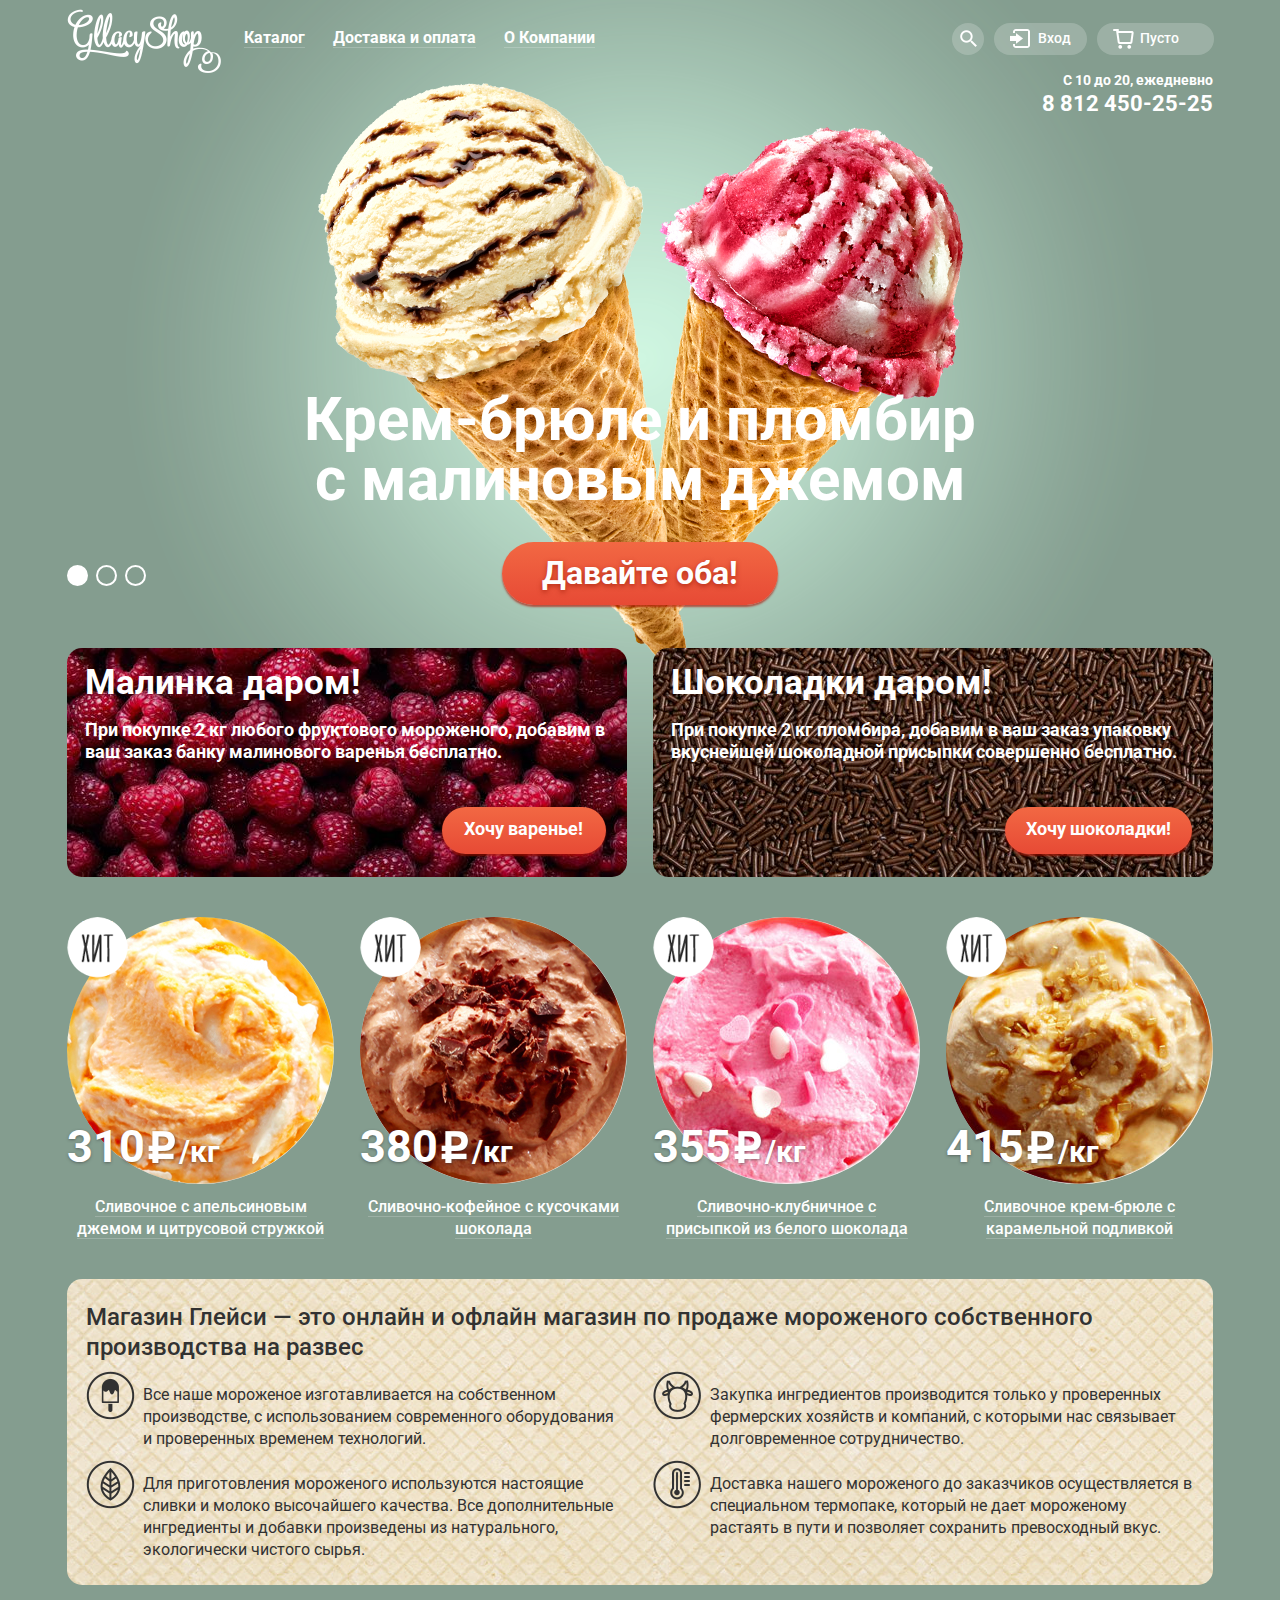
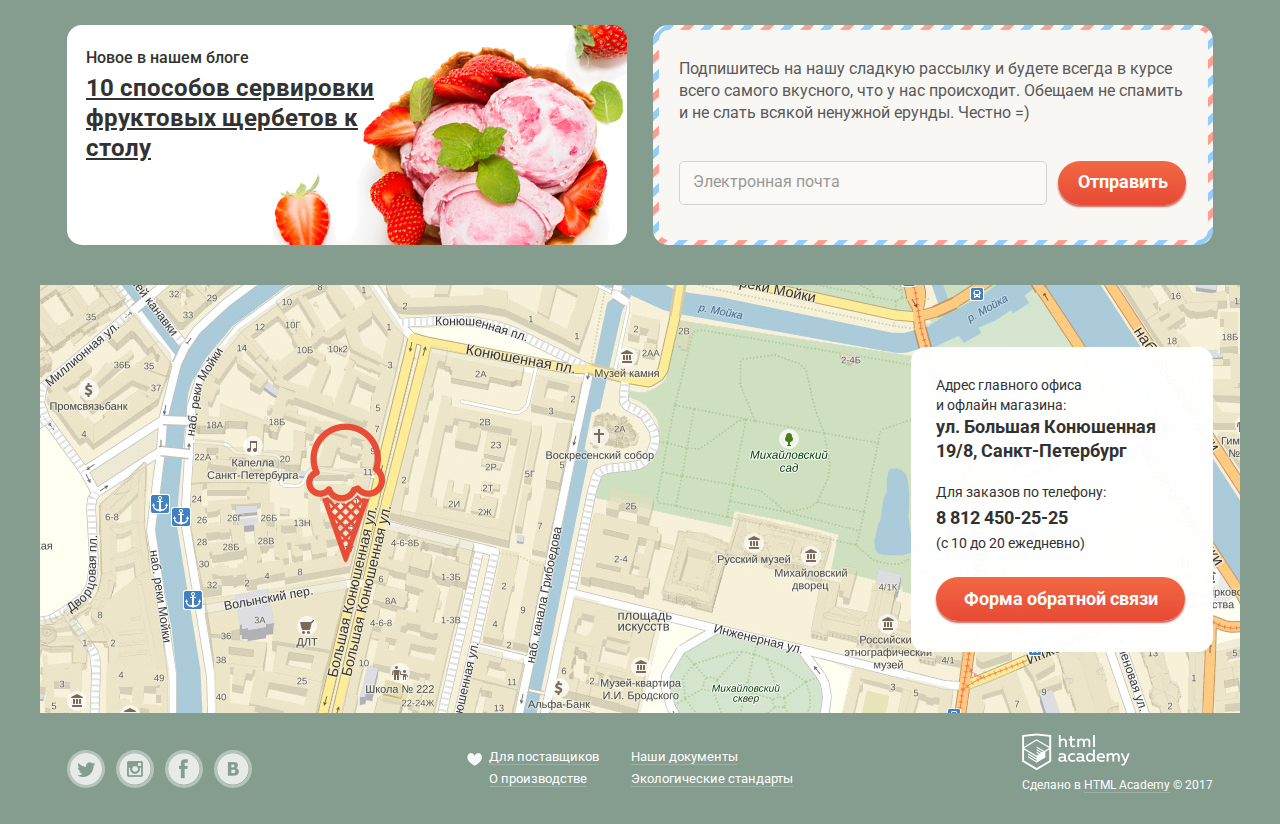
<file: index.html>
<!DOCTYPE html>
<html lang="ru">
	<head>
		<meta charset="utf-8">
		<title>Gllacy Shop</title>
		<link rel="stylesheet" href="https://necolas.github.io/normalize.css/6.0.0/normalize.css">
		<link rel="stylesheet" type="text/css" href="https://fonts.googleapis.com/css?family=Roboto:400,500,700&amp;subset=cyrillic">
		<link rel="stylesheet" type="text/css" href="css/style.min.css">
	</head>
	<body>
		<input checked type="radio" name="controls" value="pin-1" id="slide-1">
		<input type="radio" name="controls" value="pin-2" id="slide-2">
		<input  type="radio" name="controls" value="pin-3" id="slide-3">
		<div class="site-wrapper">
			<div class="container">
				<header class="main-header clearfix">
					<div class="index-logo">
						<img src="img/logo_gllacy.png" width="154" height="64" alt="Gllacy Shop">
					</div>
					<nav class="main-navigation">
						<ul class="menu-header">
							<li class="menu-element menu-header-item">
								<a class="menu-header-link" href="#">Каталог</a>
								<ul class="menu-catalog">
									<li class="menu-catalog-item menu-catalog-title">
										<a class="menu-catalog-link" href="#">Новинки</a>
									</li>
									<li class="menu-catalog-item">
										<a class="menu-catalog-link" href="catalog.html">Сливочное</a>
									</li>
									<li class="menu-catalog-item">
										<a class="menu-catalog-link" href="#">Щербеты</a>
									</li>
									<li class="menu-catalog-item">
										<a class="menu-catalog-link" href="#">Фруктовый лед</a>
									</li>
									<li class="menu-catalog-item">
										<a class="menu-catalog-link" href="#">Мелорин</a>
									</li>
								</ul>
							</li>
							<li class="menu-element">
								<a class="menu-header-link" href="#">Доставка и оплата</a>
							</li>
							<li class="menu-element">
								<a class="menu-header-link" href="#">О Компании</a>
							</li>
						</ul>
					</nav>
					<div class="user-block">
						<div class="actions">
							<div class="action-search">
								<a class="user-block-btn action-search-btn" href="#">Поиск</a>
								<div class="search-hide">
									<div class="search">
										<form class="search-form" action="#" method="post">
											<div class="search-field">
												<input type="search" name="search" id="search" required>
												<label class="search-placeholder" for="search">Что ищем?</label>
											</div>
										</form>
									</div>
								</div>
							</div>
							<div class="action-enter">
								<a class="user-block-btn action-enter-btn" href="#">Вход</a>
								<div class="enter-hide">
									<div class="enter">
										<form class="enter-form" action="#" method="post">
											<div class="login-field">
												<input type="email" name="login" id="login" required>
												<label class="login-placeholder" for="login">Электронная почта</label>
											</div>
											<div class="password-field">
												<input type="password" name="password" id="password" required>
												<label class="password-placeholder" for="password">Пароль</label>
											</div>
											<div class="enter-help">
												<input class="btn enter-form-btn" type="submit" value="Войти">
												<div class="help">
													<a class="new-password" href="#">Забыли пароль?</a>
													<a class="new-user" href="#">Новая регистрация</a>
												</div>
											</div>
										</form>
									</div>
								</div>
							</div>
							<div class="action-basket">
								<a class="user-block-btn action-basket-btn" href="#">Пусто</a>
							</div>
						</div>
						<div class="connect">
							<p class="time">C 10 до 20, ежедневно</p>
							<p class="phone">8 812 450-25-25</p>
						</div>
					</div>
				</header>
				<main>
					<section class="carousel">
						<div class="carousel-sliders">
							<div class="slide" id="carousel-slide-1">
								<div class="slide-title">Крем-брюле и пломбир с малиновым джемом</div>
								<a class="btn slide-btn" href="#">Давайте оба!</a>
							</div>
							<div class="slide" id="carousel-slide-2">
								<div class="slide-title">Шоколадный пломбир и лимонный сорбет</div>
								<a class="btn slide-btn" href="#">Давайте оба!</a>
							</div>
							<div class="slide" id="carousel-slide-3">
								<div  class="slide-title">Пломбир с помадкой и клубничный щербет</div>
								<a class="btn slide-btn" href="#">Давайте оба!</a>
							</div>
						</div>
						<div class="carousel-controls"> 
							<label for="slide-1"></label>
							<label for="slide-2"></label>
							<label for="slide-3"></label>
						</div>
					</section>
					<section class="special-offers clearfix">
						<article class="offer offer-1">
							<h2 class="offer-title">Малинка даром!</h2>
							<p>При покупке 2 кг любого фруктового мороженого, добавим в ваш заказ банку малинового варенья бесплатно.</p>
							<a class="btn offer-btn offer-btn-1" href="#">Хочу варенье!</a>
						</article>
						<article class="offer offer-2">
							<h2 class="offer-title">Шоколадки даром!</h2>
							<p>При покупке 2 кг пломбира, добавим в ваш заказ упаковку вкуснейшей шоколадной присыпки совершенно бесплатно.</p>
							<a class="btn offer-btn" href="#">Хочу шоколадки!</a>
						</article>
					</section>
					<section class="catalog clearfix">
						<article class="card-product">
							<div class="img-product">
								<span class="hit">ХИТ</span>
								<a href="#"><img src="img/ice_1.jpg" width="267" height="267" alt="фотография мороженого"></a>
								<div class="price-product">
									310
									<span class="rub">руб.</span>
									<span class="kg">/кг</span>
								</div>
							</div>
							<p class="name-product">
								<a href="#">Сливочное с апельсиновым джемом и цитрусовой стружкой</a>
							</p>
							<div class="action-product">
								<a class="btn action-product-btn" href="#">Быстрый просмотр</a>
							</div>
						</article>
						<article class="card-product">
							<div class="img-product">
								<span class="hit">ХИТ</span>
								<a href="#"><img src="img/ice_2.jpg" width="267" height="267" alt="фотография мороженого"></a>
								<div class="price-product">
									380
									<span class="rub">руб.</span>
									<span class="kg">/кг</span>
								</div>
							</div>
							<p class="name-product">
								<a href="#">Сливочно-кофейное с кусочками шоколада</a>
							</p>
							<div class="action-product">
								<a class="btn action-product-btn" href="#">Быстрый просмотр</a>
							</div>
						</article>
						<article class="card-product">
							<div class="img-product">
								<span class="hit">ХИТ</span>
								<a href="#"><img src="img/ice_3.jpg" width="267" height="267" alt="фотография мороженого"></a>
								<div class="price-product">
									355
									<span class="rub">руб.</span>
									<span class="kg">/кг</span>
								</div>
							</div>
							<p class="name-product">
								<a href="#">Сливочно-клубничное с присыпкой из белого шоколада</a>
							</p>
							<div class="action-product">
								<a class="btn action-product-btn" href="#">Быстрый просмотр</a>
							</div>
						</article>
						<article class="card-product">
							<div class="img-product">
								<span class="hit">ХИТ</span>
								<a href="#"><img src="img/ice_4.jpg" width="267" height="267" alt="фотография мороженого"></a>
								<div class="price-product">
									415
									<span class="rub">руб.</span>
									<span class="kg">/кг</span>
								</div>
							</div>
							<p class="name-product">
								<a href="#">Сливочное крем-брюле с карамельной подливкой</a>
							</p>
							<div class="action-product">
								<a class="btn action-product-btn" href="#">Быстрый просмотр</a>
							</div>
							</article>
					</section>
					<section class="main-info">
						<h1 class="info-title">Магазин Глейси &mdash; это онлайн и офлайн магазин по продаже мороженого собственного производства на развес</h1>
						<div class="advantages">
							<p class="advantages-product advantage-1">
								Все наше мороженое изготавливается на собственном производстве, с использованием современного оборудования и проверенных временем технологий.
							</p>
							<p class="advantages-product advantage-2">
								Закупка ингредиентов производится только у проверенных фермерских хозяйств и компаний, с которыми нас связывает долговременное сотрудничество.
							</p>
							<p class="advantages-product advantage-3">
								Для приготовления мороженого используются настоящие сливки и молоко высочайшего качества. Все дополнительные ингредиенты и добавки произведены из натурального, экологически чистого сырья.
							</p>
							<p class="advantages-product advantage-4">
								Доставка нашего мороженого до заказчиков осуществляется в специальном термопаке, который не дает мороженому растаять в пути и позволяет сохранить превосходный вкус.
							</p>
						</div>
					</section>
					<section class="spamming clearfix">
						<div class="spamming-block new">
							<p class="new-title">Новое в нашем блоге</p>
							<p class="new-article">
								<a href="#">10 способов сервировки фруктовых щербетов к столу</a>
							</p>
						</div>
						<div class="spamming-block email">
							<p class="email-title">
								Подпишитесь на нашу сладкую рассылку и будете всегда в курсе всего самого вкусного, что у нас происходит. Обещаем не спамить и не слать всякой ненужной ерунды. Честно =)
							</p>
							<form class="email-form" action="#" method="post">
								<div class="email-field">
									<input type="email" id="email" required>
									<label class="email-field-label" for="email">Электронная почта</label>
								</div>
								<input class="btn email-btn" type="submit" value="Отправить">
							</form>
						</div>
					</section>
					<div class="map clearfix">
						<div class="map-img"></div>
						<address class="address-contacts">
							<p>
								Адрес главного офиса
								<br>
								и офлайн магазина:
								<br>
								<span class="address">ул. Большая Конюшенная
									<br>
									19/8, Санкт-Петербург
								</span>
							</p>
							<p>Для заказов по телефону:
								<br>
								<span class="address-phone">8 812 450-25-25</span>
								<br>
								(с 10 до 20 ежедневно)
							</p>
							<a class="btn address-contacts-btn" href="form.html">Форма обратной связи</a>
						</address>
					</div>
				</main>
				<footer class="main-footer clearfix">
					<section class="footer-social">
						<a class="social-btn social-tw" href="#">Твиттер</a>
						<a class="social-btn social-inst" href="#">Instagram</a>
						<a class="social-btn social-fb" href="#">Facebook</a>
						<a class="social-btn social-vk" href="#">Вконтакте</a>
					</section>
					<nav class="footer-navigation">
						<ul class="footer-menu">
							<li>
								<a class="heart" href="#">Для поставщиков</a>
							</li>
							<li>
								<a href="#">Наши документы</a>
							</li>
							<li>
								<a href="#">О производстве</a>
							</li>
							<li>
								<a href="#">Экологические стандарты</a>
							</li>
						</ul>
					</nav>
					<section class="footer-copyright"> 
						<a class="footer-logo" href="https://htmlacademy.ru/intensive/htmlcss"><img src="img/logo_academy.png" width="108" height="38" alt="логотип академии"></a>
						<p>
							Сделано в <a class="link" href="https://htmlacademy.ru/intensive/htmlcss">HTML Academy</a> &#169; 2017
						</p>
					</section>
				</footer>
				<div class="modal-content">
					<button class="modal-content-close" type="button" title="Закрыть">Закрыть</button>
					<form class="feedback-form">
						<fieldset>
							<legend>Мы обязательно вам ответим!</legend>
							<div class="feedback-name">
								<input type="text" name="name" id="name" required>
								<label class="feedback-name-label" for="name">Как вас зовут?</label>
							</div>
							<div class="feedback-email">
								<input type="email" name="feedback-email" id="feedback-email" required>
								<label class="feedback-email-label" for="feedback-email">Ваша почта для ответа?</label>
							</div>
							<div class="feedback-question">
								<textarea class="question" id="question" required></textarea>
								<label class="feedback-question-label" for="question">Напишите что-нибудь...</label>
							</div>
							<input  class="btn feedback-btn" type="submit" value="Отправить">
						</fieldset>
					</form>
				</div>
				<div class="modal-overlay"></div>
				<div class="map-img-i">
					<iframe src="https://www.google.com/maps/embed?pb=!1m18!1m12!1m3!1d1998.6037999040354!2d30.322010416394033!3d59.938716271971415!2m3!1f0!2f0!3f0!3m2!1i1024!2i768!4f13.1!3m3!1m2!1s0x4696310fca5ba729%3A0xea9c53d4493c879f!2sBolshaya+Konyushennaya+ul.%2C+19%2C+Sankt-Peterburg%2C+Russia%2C+191186!5e0!3m2!1sen!2s!4v1441888483426" width="1200" height="428" allowfullscreen></iframe>
				</div>
			</div>
		</div>
		<script src="js/script.min.js" type="text/javascript"></script>
	</body>
</html>
</file>
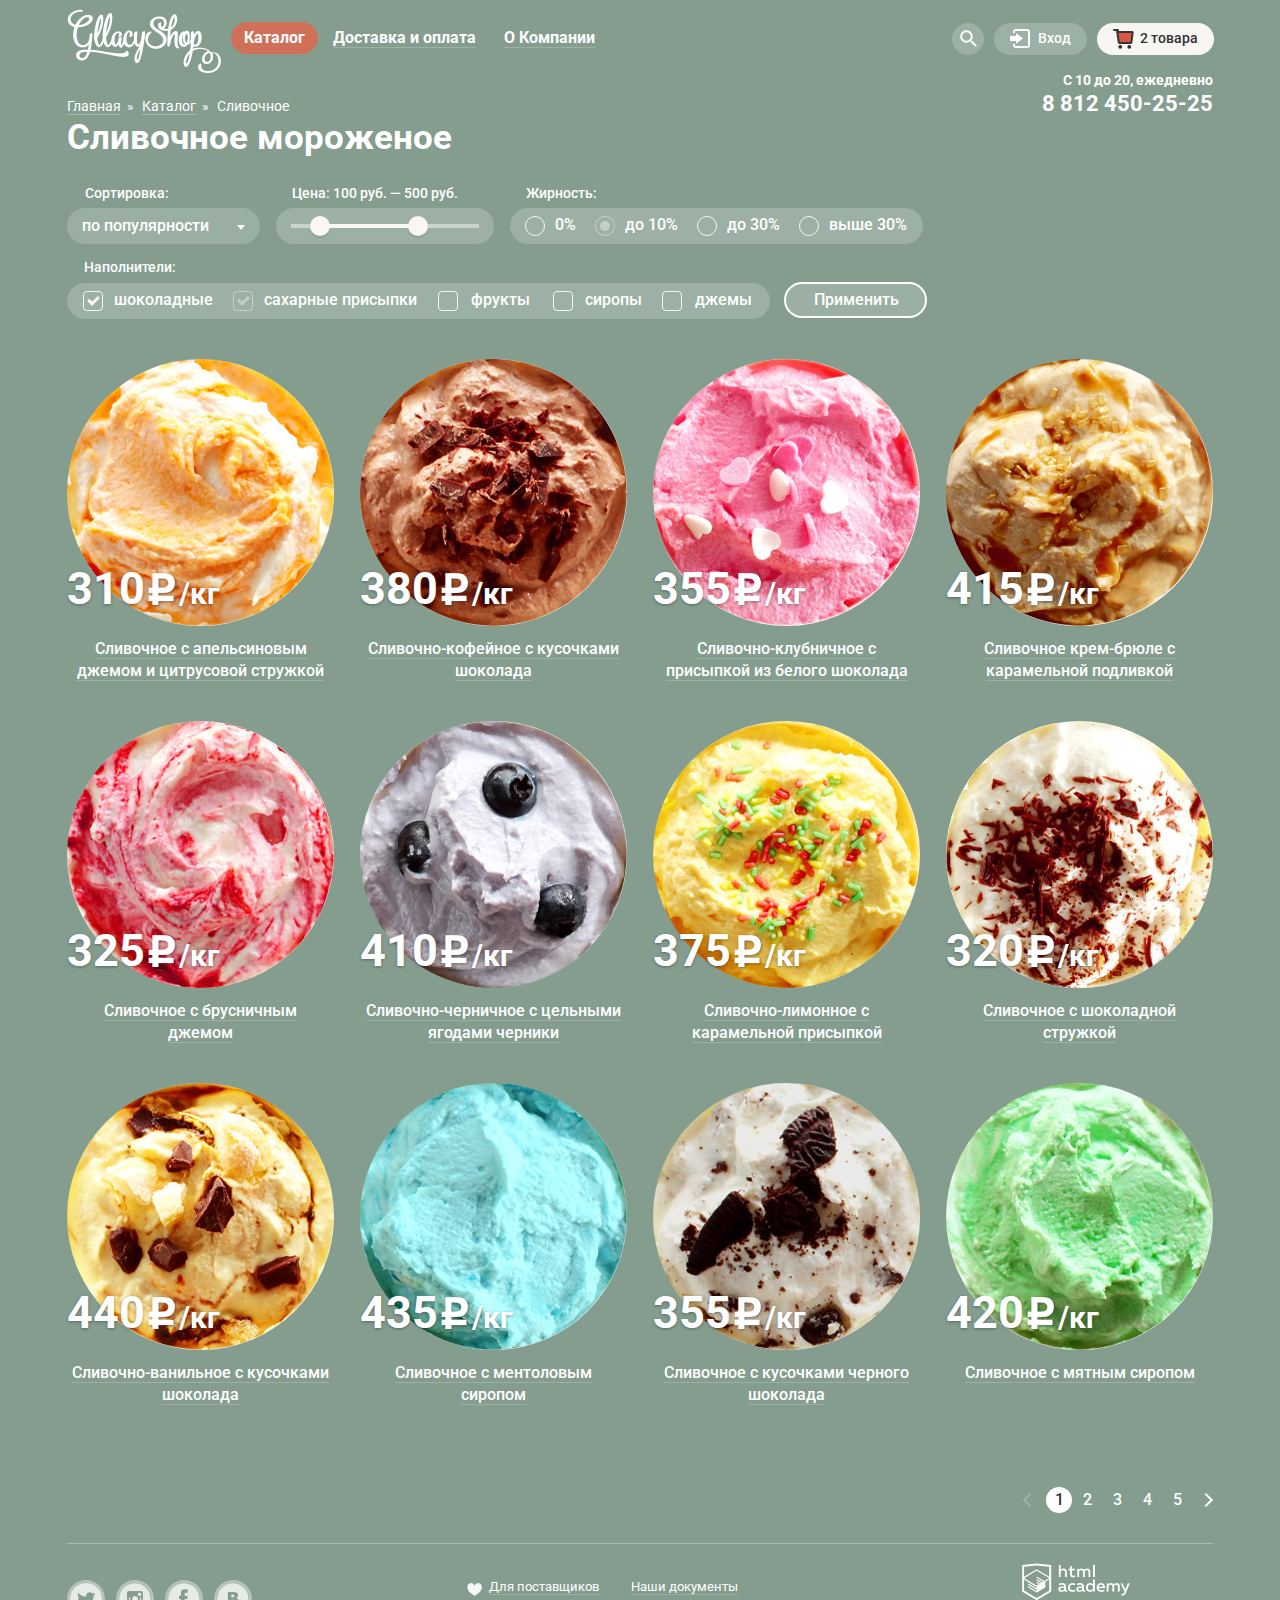
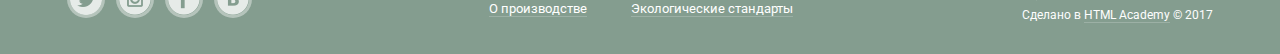
<file: catalog.html>
<!DOCTYPE html>
<html lang="ru">
	<head>
		<meta charset="utf-8">
		<title>Gllacy Shop</title>
		<link rel="stylesheet" href="https://necolas.github.io/normalize.css/6.0.0/normalize.css">
		<link rel="stylesheet" type="text/css" href="https://fonts.googleapis.com/css?family=Roboto:400,500,700&amp;subset=cyrillic">
		<link rel="stylesheet" type="text/css" href="css/style.min.css">
	</head>
	<body>
		<div class="container">
			<header class="main-header clearfix">
				<div class="index-logo">
					<a href="index.html"><img src="img/logo_gllacy.png" width="154" height="64" alt="Gllacy Shop"></a>
				</div>
				<nav class="main-navigation">
					<ul class="menu-header">
						<li class="menu-element menu-header-item menu-active-page">
							<a class="menu-header-link menu-active " href="#">Каталог</a>
							<ul class="menu-catalog">
								<li class="menu-catalog-item menu-catalog-title">
									<a class="menu-catalog-link" href="#">Новинки</a>
								</li>
								<li class="menu-catalog-item menu-catalog-item-active">
									<a class="menu-catalog-link menu-catalog-active" href="#">Сливочное</a>
								</li>
								<li class="menu-catalog-item">
									<a class="menu-catalog-link" href="#">Щербеты</a>
								</li>
								<li class="menu-catalog-item">
									<a class="menu-catalog-link" href="#">Фруктовый</a>
								</li>
								<li class="menu-catalog-item">
									<a class="menu-catalog-link" href="#">Мелорин</a>
								</li>
							</ul>
						</li>
						<li class="menu-element">
							<a class="menu-header-link" href="#">Доставка и оплата</a>
						</li>
						<li class="menu-element">
							<a class="menu-header-link" href="#">О Компании</a>
						</li>
					</ul>
				</nav>
				<div class="user-block user-block-catalog">
					<div class="actions">
						<div class="action-search">
							<a class="user-block-btn action-search-btn" href="#">Поиск</a>
							<div class="search-hide">
								<div class="search">
									<form class="search-form" action="#" method="post">
										<div class="search-field">
											<input type="search" name="search" id="search" required>
											<label class="search-placeholder" for="search">Что ищем?</label>
										</div>
									</form>
								</div>
							</div>
						</div>
						<div class="action-enter">
							<a class="user-block-btn action-enter-btn" href="#">Вход</a>
							<div class="enter-hide">
								<div class="enter">
									<form class="enter-form" action="#" method="post">
										<div class="login-field">
											<input type="email" name="login" id="login" required>
											<label class="login-placeholder" for="login">Электронная почта</label>
										</div>
										<div class="password-field">
											<input type="password" name="password" id="password" required>
											<label class="password-placeholder" for="password">Пароль</label>
										</div>
										<div class="enter-help">
											<input class="btn enter-form-btn" type="submit" value="Войти">
											<div class="help">
												<a class="new-password" href="#">Забыли пароль?</a>
												<a class="new-user" href="#">Новая регистрация</a>
											</div>
										</div>
									</form>
								</div>
							</div>
						</div>
						<div class="action-basket">
							<a class="user-block-btn action-basket-btn-full" href="#">2 товара</a>
							<div class="basket-hide">
								<div class="basket">
									<table class="basket-product">
										<tr>
											<td class="basket-product-remove"><button class="basket-product-close" type="button" title="Закрыть">Закрыть</button></td>
											<td class="basket-product-img"><img src="img/ice_1.jpg" width="33" height="33" alt="фотография мороженого"></td>
											<td class="basket-product-name">Пломбир с апельсиновым джемом</td>
											<td class="basket-product-price">1,5 кг х <span>200 руб.</span></td>
											<td class="basket-product-total">300 руб.</td>
										</tr>
										<tr>
											<td class="basket-product-remove"><button class="basket-product-close" type="button" title="Закрыть">Закрыть</button></td>
											<td class="basket-product-img"><img src="img/ice_3.jpg" width="33" height="33" alt="фотография мороженого"></td>
											<td class="basket-product-name">Клубничный пломбир с присыпкой из белого шоколада</td>
											<td class="basket-product-price">1,5 кг х <span>300 руб.</span></td>
											<td class="basket-product-total">450 руб.</td>
										</tr>
										<tr>
											<td class="total" colspan="5">Итого: 750 руб.</td>
										</tr>
									</table>
									<div class="basket-checkout">
										<a href="#" class="btn basket-btn">Оформить заказ</a>
									</div>
							</div>
							</div>
						</div>
					</div>
					<div class="connect">
						<p class="time">С 10 до 20, ежедневно</p>
						<p class="phone">8 812 450-25-25</p>
					</div>
				</div>
			</header>
			<main>
				<div class="heading-title">
					<ul class="breadcrumbs">
						<li class="breadcrumbs-element">
							<a href="index.html">Главная</a>
						</li>
						<li class="breadcrumbs-element">
							<a href="#">Каталог</a>
						</li>
						<li class="breadcrumbs-element">
							<span class="breadcrumbs-active">Сливочное</span>
						</li>
					</ul>
					<h1 class="catalog-title">Сливочное мороженое</h1>
				</div>
				<aside class="topbar">
					<form class="filters" action="#" method="post">
						<fieldset class="filters-item form-sorting">
							<legend class="form-sorting-title">Сортировка:</legend>
							<div class="form-sorting-select">
								<select class="select" name="sorting">
									<option value="top">по популярности</option>
									<option value="low">сначала недорогие</option>
									<option value="high">сначала дорогие</option>
									<option value="fat">по жирности</option>
								</select>
								<i class="select-icon"></i>
							</div>
						</fieldset>
						<fieldset class="filters-item form-price">
							<legend class="form-price-title">Цена: 100 руб. &mdash; 500 руб.</legend>
								<div class="price-sorting">
									<div class="price-scale">
										<div class="price-range">
											<div class="price-toggle price-toggle-min"></div>
											<div class="price-toggle price-toggle-max"></div>
										</div>
									</div>
								</div>
						</fieldset>
						<fieldset class="filters-item form-fat">
							<legend class="form-fat-title">Жирность:</legend>
							<div class="form-fat-radio">
								<input class="form-fat-input" type="radio" name="fat" value="pin-1" id="fat-1"> 
								<label class="form-fat-label" for="fat-1">0%</label>
								<input class="form-fat-input" checked type="radio" disabled="disabled" name="fat" value="pin-2" id="fat-2">
								<label class="form-fat-label" for="fat-2">до 10%</label>
								<input  class="form-fat-input" type="radio" name="fat" value="pin-3" id="fat-3">
								<label class="form-fat-label" for="fat-3">до 30%</label>
								<input  class="form-fat-input" type="radio" name="fat" value="pin-4" id="fat-4">
								<label class="form-fat-label" for="fat-4">выше 30%</label>
							</div>
						</fieldset>
						<fieldset class="filters-item form-topping">
							<legend class="form-topping-title">Наполнители:</legend>
							<div class="form-topping-check">
								<input class="form-topping-input" checked type="checkbox" name="topping" id="topping-1">
								<label class="form-topping-label topping-1" for="topping-1">шоколадные</label>
								<input class="form-topping-input" checked type="checkbox" disabled="disabled" name="topping" id="topping-2">
								<label class="form-topping-label topping-2" for="topping-2">сахарные присыпки</label>
								<input class="form-topping-input" type="checkbox" name="topping" id="topping-3">
								<label class="form-topping-label topping-3" for="topping-3">фрукты</label>
								<input class="form-topping-input" type="checkbox" name="topping" id="topping-4">
								<label class="form-topping-label topping-4" for="topping-4">сиропы</label>
								<input class="form-topping-input" type="checkbox" name="topping" id="topping-5">
								<label class="form-topping-label topping-5" for="topping-5">джемы</label>
							</div>
						</fieldset>
						<div class="form-btn">
							<input type="submit" value="Применить">
						</div>
					</form>
				</aside>
				<section class="catalog clearfix">
					<article class="card-product">
						<div class="img-product">
							<a href="#"><img src="img/ice_1.jpg" width="267" height="267" alt="фотография мороженого"></a>
							<div class="price-product">
								310
								<span class="rub">руб.</span>
								<span class="kg">/кг</span>
							</div>
						</div>
						<p class="name-product">
							<a href="#">Сливочное с апельсиновым джемом и цитрусовой стружкой</a>
						</p>
							<div class="action-product">
							<a class="btn action-product-btn" href="#">Быстрый просмотр</a>
						</div>
					</article>
					<article class="card-product">
						<div class="img-product">
							<a href="#"><img src="img/ice_2.jpg" width="267" height="267" alt="фотография мороженого"></a>
							<div class="price-product">
								380
								<span class="rub">руб.</span>
								<span class="kg">/кг</span>
							</div>
						</div>
						<p class="name-product">
							<a href="#">Сливочно-кофейное с кусочками шоколада</a>
						</p>
						<div class="action-product">
							<a class="btn action-product-btn" href="#">Быстрый просмотр</a>
						</div>
					</article>
					<article class="card-product">
						<div class="img-product">
							<a href="#"><img src="img/ice_3.jpg" width="267" height="267" alt="фотография мороженого"></a>
							<div class="price-product">
								355
								<span class="rub">руб.</span>
								<span class="kg">/кг</span>
							</div>
						</div>
						<p class="name-product">
							<a href="#">Сливочно-клубничное с присыпкой из белого шоколада</a>
						</p>
						<div class="action-product">
							<a class="btn action-product-btn" href="#">Быстрый просмотр</a>
						</div>
					</article>
					<article class="card-product">
						<div class="img-product">
							<a href="#"><img src="img/ice_4.jpg" width="267" height="267" alt="фотография мороженого"></a>
							<div class="price-product">
								415
								<span class="rub">руб.</span>
								<span class="kg">/кг</span>
							</div>
						</div>
						<p class="name-product">
						  	<a href="#">Сливочное крем-брюле с карамельной подливкой</a>
						</p>
						<div class="action-product">
							<a class="btn action-product-btn" href="#">Быстрый просмотр</a>
						</div>
					</article>
					<article class="card-product">
						<div class="img-product">
							<a href="#"><img src="img/ice_5.jpg" width="267" height="267" alt="фотография мороженого"></a>
							<div class="price-product">
								325
								<span class="rub">руб.</span>
								<span class="kg">/кг</span>
							</div>
						</div>
						<p class="name-product">
						  	<a href="#">Сливочное с брусничным джемом</a>
						</p>
						<div class="action-product">
							<a class="btn action-product-btn" href="#">Быстрый просмотр</a>
						</div>
					</article>
					<article class="card-product">
						<div class="img-product">
							<a href="#"><img src="img/ice_6.jpg" width="267" height="267" alt="фотография мороженого"></a>
							<div class="price-product">
								410
								<span class="rub">руб.</span>
								<span class="kg">/кг</span>
							</div>
						</div>
						<p class="name-product">
							<a href="#">Сливочно-черничное с цельными ягодами черники</a>
						</p>
						<div class="action-product">
							<a class="btn action-product-btn" href="#">Быстрый просмотр</a>
						</div>
					</article>
					<article class="card-product">
						<div class="img-product">
							<a href="#"><img src="img/ice_7.jpg" width="267" height="267" alt="фотография мороженого"></a>
							<div class="price-product">
								375
								<span class="rub">руб.</span>
								<span class="kg">/кг</span>
							</div>
						</div>
						<p class="name-product">
							<a href="#">Сливочно-лимонное с карамельной присыпкой</a>
						</p>
						<div class="action-product">
							<a class="btn action-product-btn" href="#">Быстрый просмотр</a>
						</div>
					</article>
					<article class="card-product">
						<div class="img-product">
							<a href="#"><img src="img/ice_8.jpg" width="267" height="267" alt="фотография мороженого"></a>
							<div class="price-product">
								320
								<span class="rub">руб.</span>
								<span class="kg">/кг</span>
							</div>
						</div>
						<p class="name-product">
							<a href="#">Сливочное с шоколадной стружкой</a>
						</p>
						<div class="action-product">
							<a class="btn action-product-btn" href="#">Быстрый просмотр</a>
						</div>
					</article>
					<article class="card-product">
						<div class="img-product">
							<a href="#"><img src="img/ice_9.jpg" width="267" height="267" alt="фотография мороженого"></a>
							<div class="price-product">
								440
								<span class="rub">руб.</span>
								<span class="kg">/кг</span>
							</div>
						</div>
						<p class="name-product">
							<a href="#">Сливочно-ванильное с кусочками шоколада</a>
						</p>
						<div class="action-product">
							<a class="btn action-product-btn" href="#">Быстрый просмотр</a>
						</div>
					</article>
					<article class="card-product">
						<div class="img-product">
							<a href="#"><img src="img/ice_10.jpg" width="267" height="267" alt="фотография мороженого"></a>
							<div class="price-product">
								435
								<span class="rub">руб.</span>
								<span class="kg">/кг</span>
							</div>
						</div>
						<p class="name-product">
							<a href="#">Сливочное с ментоловым сиропом</a>
						</p>
						<div class="action-product">
							<a class="btn action-product-btn" href="#">Быстрый просмотр</a>
						</div>
					</article>
					<article class="card-product">
						<div class="img-product">
							<a href="#"><img src="img/ice_11.jpg" width="267" height="267" alt="фотография мороженого"></a>
							<div class="price-product">
								355
								<span class="rub">руб.</span>
								<span class="kg">/кг</span>
							</div>
						</div>
						<p class="name-product">
							<a href="#">Сливочное с кусочками черного шоколада</a>
						</p>
						<div class="action-product">
							<a class="btn action-product-btn" href="#">Быстрый просмотр</a>
						</div>
					</article>
					<article class="card-product">
						<div class="img-product">
							<a href="#"><img src="img/ice_12.jpg" width="267" height="267" alt="фотография мороженого"></a>
							<div class="price-product">
								420
								<span class="rub">руб.</span>
								<span class="kg">/кг</span>
							</div>
						</div>
						<p class="name-product">
							<a href="#">Сливочное с мятным сиропом</a>
						</p>
						<div class="action-product">
							<a class="btn action-product-btn" href="#">Быстрый просмотр</a>
						</div>
					</article>
				</section>
				<div class="paginator">
					<a class="prev disabled">Назад</a>
					<a class="paginator-element page-active current">1</a>
					<a class="paginator-element page-2" href="#">2</a>
					<a class="paginator-element page-3" href="#">3</a>
					<a class="paginator-element page-4" href="#">4</a>
					<a class="paginator-element page-5" href="#">5</a>
					<a class="next" href="#">Вперёд</a>
				</div>
			</main>
			<footer class="main-footer clearfix">
				<section class="footer-social">
					<a class="social-btn social-tw" href="#">Твиттер</a>
					<a class="social-btn social-inst" href="#">Instagram</a>
					<a class="social-btn social-fb" href="#">Facebook</a>
					<a class="social-btn social-vk" href="#">Вконтакте</a>
				</section>
				<nav class="footer-navigation">
					<ul class="footer-menu">
						<li>
							<a class="heart" href="#">Для поставщиков</a>
						</li>
						<li>
							<a href="#">Наши документы</a>
						</li>
						<li>
							<a href="#">О производстве</a>
						</li>
						<li>
							<a href="#">Экологические стандарты</a>
						</li>
					</ul>
				</nav>
				<section class="footer-copyright"> 
					<a class="footer-logo" href="https://htmlacademy.ru/intensive/htmlcss">
						<img src="img/logo_academy.png" width="108" height="38" alt="Логотип академии">
					</a>
					<p>
						Сделано в <a class="link" href="https://htmlacademy.ru/intensive/htmlcss">HTML Academy</a> &#169; 2017
					</p>
				</section>
			</footer>
		</div>
	</body>
</html>
</file>
<file: css/style.min.css>
body{font-family:"Roboto","Arial",sans-serif;font-size:16px;font-weight:400;color:#323232;line-height:1.375;background-color:#849d8f;margin:0;padding:0}body > input[type="radio"]{display:none}.site-wrapper{min-width:900px;background-color:#849d8f;background-image:url(../img/background_1.png);background-repeat:no-repeat;background-position:top center;-webkit-transition:background-image .5s ease,background-color .5s ease;transition:background-image .5s ease,background-color .5s ease}.site-wrapper::before,.site-wrapper::after{content:"";visibility:hidden}.site-wrapper::before{background-image:url(../img/background_2.png)}.site-wrapper::after{background-image:url(../img/background_3.png)}.clearfix::after{content:"";display:table;clear:both}.container{margin:0;padding:0;width:1146px;padding:0 27px;margin:0 auto}.index-logo{margin:0;padding:0;width:154px;min-height:64px;padding-top:9px;float:left}.main-navigation{margin:0;padding:0;width:685px;margin-left:10px;padding-top:22px;float:left}.menu-header{margin:0;padding:0;font-size:0;line-height:0;list-style:none}.menu-element{margin:0;padding:0;display:inline-block;font-family:"Roboto","Arial",sans-serif;font-size:16px;line-height:1.125;font-weight:700;color:#fff;margin-right:2px;padding-top:7.2px;padding-right:13px;padding-bottom:6.8px;padding-left:13px;border-radius:40px;vertical-align:top;cursor:pointer}.menu-header-link{font-family:"Roboto","Arial",sans-serif;font-size:16px;line-height:1.125;color:#fff;text-decoration:none;border-bottom:1px solid rgba(255,255,255,0.2)}.menu-element:hover .menu-header-link{font-family:"Roboto","Arial",sans-serif;color:#323232;text-decoration:none}.menu-element:hover{background:#f7f6f3}.menu-element:active{background:rgba(248,247,244,0.988);-webkit-box-shadow:inset 0 2px 1px 0 rgba(105,105,105,1);box-shadow:inset 0 2px 1px 0 rgba(105,105,105,1)}.menu-header-item{position:relative}.menu-catalog{-webkit-box-sizing:border-box;box-sizing:border-box;margin:0;padding:0;display:none;position:absolute;top:0;left:-7px;width:143px;padding-top:37px;z-index:1;font-size:0;line-height:0;list-style:none}.menu-catalog-item{margin:0;padding:0;margin-bottom:-1px;padding-top:8px;padding-bottom:8px;padding-left:20px;font-family:"Roboto","Arial",sans-serif;font-size:14px;line-height:1.143;font-weight:400;color:#323232;text-align:left;background-color:#f8f7f4;-webkit-box-shadow:0 20px 20px 0 rgba(0,0,0,0.4);box-shadow:0 20px 20px 0 rgba(0,0,0,0.4);overflow:hidden}.menu-catalog-title{border-radius:5px 5px 0 0;margin-bottom:1px;padding-top:11px;padding-bottom:12px}.menu-catalog li:nth-child(2){padding-top:9px}.menu-catalog li:last-child{padding-bottom:13px;border-radius:0 0 5px 5px}.menu-catalog-title:before{content:"";position:absolute;top:76px;left:0;height:1px;width:143px;background-color:#f8f7f4}.menu-catalog-title:after{content:"";position:absolute;top:76px;right:9px;left:6px;height:1px;width:128px;background-color:#d1d0ce}.menu-catalog-title a{display:block;text-decoration:none;font-family:"Roboto","Arial",sans-serif;font-size:14px;line-height:1.143;color:#323232;font-weight:700}.menu-catalog-link{display:block;text-decoration:none;font-family:"Roboto","Arial",sans-serif;font-size:14px;line-height:1.143;font-weight:400;color:#323232}.menu-header-item:hover .menu-catalog{display:block}.menu-catalog-item:hover{background-color:#fbded7}.menu-catalog-item:active{background-color:#f6b5a5}.menu-active-page{background:#d07058}.menu-active{border-bottom:none}.menu-catalog-item-active{background-color:#d07058}.menu-catalog-active{color:#fff}.user-block{margin:0;padding:0;font-size:0;line-height:0;width:267px;float:right;padding-top:23px}.user-block-catalog{margin-bottom:-18px}.actions{display:-webkit-box;display:-ms-flexbox;display:flex;margin-bottom:17px}.action-search{position:relative;margin-left:5.5px}.user-block-btn{display:block;position:relative;text-decoration:none;background:rgba(255,255,255,0.2);border-radius:40px;font-family:"Roboto","Arial",sans-serif;font-size:14px;line-height:1.143;font-weight:500;color:#fff;z-index:5}.action-search-btn{width:32px;min-height:32px;border-radius:50%;text-indent:-3000px}.action-search-btn::before{content:"";position:absolute;top:7px;left:8px;width:17px;height:17px;background:transparent url(../img/sprite.png) no-repeat;background-position:-10px -759px}.search-hide{-webkit-box-sizing:border-box;box-sizing:border-box;display:none;position:absolute;top:0;right:0;padding-top:36px;z-index:3}.search{-webkit-box-sizing:border-box;box-sizing:border-box;padding:20px 15px;border-radius:6px;background-color:#f8f7f4;-webkit-box-shadow:0 20px 20px 0 rgba(0,0,0,0.4);box-shadow:0 20px 20px 0 rgba(0,0,0,0.4);text-align:center}.search-field{position:relative}.search-field input{width:311px;border:1px solid #d3d3d2;border-radius:5px;background-color:#fff;padding:13px}.search-placeholder{position:absolute;top:8px;left:14px;font-family:"Roboto","Arial",sans-serif;font-size:14px;line-height:1.714;font-weight:400;color:#999;text-align:left}.action-search:hover .search-hide{display:block}.action-search:hover .action-search-btn::before{content:"";position:absolute;top:7px;left:8px;width:17px;height:17px;background:transparent url(../img/sprite.png) no-repeat;background-position:-10px -796px}.action-search:hover .action-search-btn{background-color:#f8f7f4;border-radius:50%}.action-enter-btn{position:relative;padding:7px 16px 9px 44px}.action-enter-btn::before{content:"";position:absolute;top:6px;left:16px;width:20px;height:19px;background:transparent url(../img/sprite.png) no-repeat;background-position:-10px -309px}.action-enter{position:relative;margin-left:10px}.enter-hide{-webkit-box-sizing:border-box;box-sizing:border-box;display:none;position:absolute;top:0;right:0;width:277px;padding-top:36px;z-index:2}.enter{-webkit-box-sizing:border-box;box-sizing:border-box;width:277px;border-radius:6px;background-color:#f8f7f4;-webkit-box-shadow:0 20px 20px 0 rgba(0,0,0,0.4);box-shadow:0 20px 20px 0 rgba(0,0,0,0.4);padding:20px 17px 22px 19px}.action-enter:hover .enter-hide{display:block}.action-enter:hover .action-enter-btn::before{content:"";position:absolute;top:6px;left:16px;width:20px;height:19px;background:transparent url(../img/sprite.png) no-repeat;background-position:-10px -348px}.action-enter:hover .action-enter-btn{color:#323232;background-color:#f8f7f4;border-radius:40px}.login-field,.password-field{position:relative;margin-bottom:20px}.login-field input,.password-field input{-webkit-box-sizing:border-box;box-sizing:border-box;width:241px;border:1px solid #d3d3d2;border-radius:5px;background-color:#fff;padding:13px 14px}.login-placeholder,.password-placeholder{position:absolute;top:8px;left:14px;font-family:"Roboto","Arial",sans-serif;font-size:14px;line-height:1.714;font-weight:400;color:#999;text-align:left;z-index:2}.enter-help{display:-webkit-box;display:-ms-flexbox;display:flex}.new-password,.new-user{font-family:"Roboto","Arial",sans-serif;font-size:13px;line-height:1.846;font-weight:400;color:#323232;text-align:left;text-decoration:none;border-bottom:1px solid rgba(50,50,50,0.302)}.new-password:hover,.new-user:hover{color:#ffbc9e;border-bottom:1px solid rgba(255,188,158,0.3)}.new-password:active,.new-user:active{color:#ffbc9e;border-bottom:1px solid rgba(255,188,158,0.3)}.action-basket{position:relative;margin-left:10px}.action-basket-btn,.action-basket-btn-full{-webkit-box-sizing:border-box;box-sizing:border-box;width:117px;padding:7px 16px 9px 43px}.action-basket-btn-full{color:#323232;background-color:rgba(248,247,244,0.988);border-radius:40px}.action-basket-btn::before{content:"";position:absolute;top:6px;left:16px;width:21px;height:20px;background:transparent url(../img/sprite.png) no-repeat;background-position:-10px -10px}.action-basket-btn-full::before{content:"";position:absolute;top:6px;left:16px;width:21px;height:20px;background:transparent url(../img/sprite.png) no-repeat;background-position:-10px -50px}.basket-hide{-webkit-box-sizing:border-box;box-sizing:border-box;position:absolute;display:none;top:0;right:0;width:540px;padding-top:36px;z-index:1}.basket{-webkit-box-sizing:border-box;box-sizing:border-box;width:540px;border-radius:5px;background-color:#f8f7f4;-webkit-box-shadow:0 20px 20px 0 rgba(0,0,0,0.4);box-shadow:0 20px 20px 0 rgba(0,0,0,0.4);text-align:right;padding:20px 14px 21px 15px}.action-basket:hover .basket-hide{display:block}.action-basket:hover .action-basket-btn::before{content:"";position:absolute;top:6px;left:16px;width:21px;height:20px;background:transparent url(../img/sprite.png) no-repeat;background-position:-10px -50px}.action-basket:hover .action-basket-btn{color:#323232;background-color:rgba(248,247,244,0.988);border-radius:40px}.basket-product{font-family:"Roboto","Arial",sans-serif;color:#323232;font-size:13px;line-height:1.231;font-weight:400;margin-bottom:13px;border-collapse:collapse;text-align:left}.basket-product-img img{border-radius:50%}.basket-product span{color:#999}.total{font-family:"Roboto","Arial",sans-serif;border-top:1px solid #cacac7;padding-top:12px;font-size:15px;line-height:1.2;font-weight:700;text-align:right}.basket-product-remove{vertical-align:top;padding-top:6px;padding-right:11px;padding-left:2px;width:10px}.basket-product-img{vertical-align:top;width:39px;padding-bottom:18px}.basket-product-name{vertical-align:top;width:48%;padding:10px 10px 15px}.basket-product-price{vertical-align:top;padding:10px 10px 15px}.basket-product-total{vertical-align:top;padding:10px 10px 15px}.basket-product-close{position:relative;margin:0;padding:0;border:none;outline:none;font-size:0;width:10px;height:10px;cursor:pointer;background-color:#f8f7f4}.basket-product-close::before,.basket-product-close::after{content:"";position:absolute;top:4px;left:-1px;width:12px;height:1px;background-color:#323232;border-radius:1px}.basket-product-close::before{-webkit-transform:rotate(45deg);transform:rotate(45deg)}.basket-product-close::after{-webkit-transform:rotate(-45deg);transform:rotate(-45deg)}.connect{font-weight:700;color:#fff;text-align:right}.time{font-family:"Roboto","Arial",sans-serif;margin:0;font-size:14px;line-height:1.143;margin-bottom:4px}.phone{font-family:"Roboto","Arial",sans-serif;margin:0;font-size:22px;line-height:1.091}.carousel{position:relative;margin-bottom:43px;padding-top:274px;text-align:center;color:#fff}.slide{display:none}.slide-title{width:700px;font-family:"Roboto","Arial",sans-serif;font-size:60px;line-height:1.006;font-weight:700;margin:0 auto;margin-bottom:31px}.carousel-controls{position:absolute;bottom:19px;left:0;z-index:20;font-size:0}.carousel-controls label{display:inline-block;width:17px;height:17px;margin-right:8px;vertical-align:top;background-color:transparent;border:2px solid #fff;border-radius:50%;cursor:pointer}.carousel-controls label:hover{background-color:rgba(248,247,244,0.4)}.carousel-controls label:active{background-color:#fff}#slide-1:checked ~ .site-wrapper #carousel-slide-1,#slide-2:checked ~ .site-wrapper #carousel-slide-2,#slide-3:checked ~ .site-wrapper #carousel-slide-3{display:block}#slide-1:checked ~ .site-wrapper{background-color:#849d8f;background-image:url(../img/background_1.png)}#slide-2:checked ~ .site-wrapper{background-color:#8996a6;background-image:url(../img/background_2.png)}#slide-3:checked ~ .site-wrapper{background-color:#9d8b84;background-image:url(../img/background_3.png)}#slide-1:checked ~ .site-wrapper label[for="slide-1"],#slide-2:checked ~ .site-wrapper label[for="slide-2"],#slide-3:checked ~ .site-wrapper label[for="slide-3"]{background-color:#fff}.special-offers{padding:0;margin:0;margin-bottom:40px}.offer{-webkit-box-sizing:border-box;box-sizing:border-box;margin:0;padding:0;margin-right:26px;padding-top:14px;padding-right:21px;padding-bottom:23px;padding-left:18px;width:560px;float:left;font-family:"Roboto","Arial",sans-serif;font-weight:700;color:#fff;background-position:center;background-repeat:no-repeat;background-size:cover;border-radius:15px;text-align:left}.offer:last-child{margin-right:0}.offer-title{margin:0;margin-bottom:16px;font-family:"Roboto","Arial",sans-serif;font-size:35px;line-height:41px}.offer p{margin:0;margin-bottom:44.7px;font-family:"Roboto","Arial",sans-serif;font-size:18px;line-height:22px}.offer-1{background-color:#530111;background-image:url(../img/rasp_background.jpg)}.offer-2{background-color:#5f381e;background-image:url(../img/choco_background.jpg)}.heading-title{margin:0;padding:0;margin-bottom:28px}.breadcrumbs{margin:0;padding:0;margin-bottom:2.5px;font-family:"Roboto","Arial",sans-serif;font-size:0;line-height:0;list-style:none}.breadcrumbs-element{margin:0;padding:0;display:inline-block;position:relative;margin-right:21px;font-family:"Roboto","Arial",sans-serif;font-size:14px;line-height:1.143;font-weight:400;color:#fff;text-align:left;vertical-align:top}.breadcrumbs-element a:after{content:"\00BB";position:absolute;left:60px}.breadcrumbs-element a{color:#fff;text-decoration:none;border-bottom:1px solid rgba(255,255,255,0.3)}.breadcrumbs-element:hover a{color:#ffbc9e;border-bottom:1px solid rgba(255,188,158,0.3)}.breadcrumbs-element:hover a:after{color:#fff}.breadcrumbs-element:active a{color:#ffbc9e;border-bottom:1px solid rgba(255,188,158,0.3)}.catalog-title{margin:0;font-family:"Roboto","Arial",sans-serif;font-size:35px;line-height:1.171;font-weight:700;color:#fff;text-align:left}.topbar{margin-bottom:25px}.filters-item{display:inline-block;margin:0;padding:0;border:none;margin-right:12px;margin-bottom:15px;padding:0;vertical-align:top}.form-sorting{width:193px}.form-sorting-title{margin-bottom:7px;margin-left:16px;font-family:"Roboto","Arial",sans-serif;font-size:14px;line-height:1.143;font-weight:500;color:#fff;text-align:left}.form-sorting-select{position:relative;-webkit-box-sizing:border-box;box-sizing:border-box;margin:0;padding:0;width:100%;min-height:36px;background-color:rgba(248,247,244,0.2);border-radius:30px;font-weight:500;cursor:pointer}.select{-webkit-box-sizing:border-box;box-sizing:border-box;margin:0;padding:0;outline:none;border:0;width:100%;min-height:36px;padding-top:5px;padding-right:25px;padding-bottom:5px;padding-left:15px;background-color:transparent;border-radius:30px;cursor:pointer;-webkit-appearance:none;-ms-appearance:none;-moz-appearance:none;appearance:none;text-transform:none;font-family:"Roboto","Arial",sans-serif;font-size:16px;line-height:1.125;font-weight:500;color:#fff;text-align:left}.select::-ms-expand{display:none}.select-icon:after{content:"";position:absolute;top:17px;right:15px;width:0;height:0;pointer-events:none;border-top:5px solid;border-right:4px solid transparent;border-bottom:5px solid transparent;border-left:4px solid transparent;color:#fff}.form-sorting-select:hover .select,.form-sorting-select:hover .select-icon:after{background-color:rgba(255,255,255,1);color:#323232}.form-price{width:218px}.form-price-title{margin-bottom:7px;margin-left:14px;font-family:"Roboto","Arial",sans-serif;font-size:14px;line-height:1.143;color:#fff;font-weight:500;text-align:left}.price-sorting{-webkit-box-align:center;-ms-flex-align:center;align-items:center;width:100%;height:36px;-webkit-box-sizing:border-box;box-sizing:border-box;font-family:"Roboto","Arial",sans-serif;line-height:1;font-weight:500;border-radius:30px;background-color:rgba(255,255,255,0.2);padding:16px 15px 15px}.price-scale{-webkit-box-sizing:border-box;box-sizing:border-box;width:100%;height:4px;background-color:rgba(248,247,244,0.502);cursor:pointer}.price-range{position:relative;margin-left:20%;width:51%;height:inherit;background-color:#f8f7f4}.price-toggle{position:absolute;top:50%;width:20px;height:20px;background-color:#f8f7f4;border-radius:50%;-webkit-box-shadow:0 2px 2px 0 rgba(0,0,0,0.1);box-shadow:0 2px 2px 0 rgba(0,0,0,0.1)}.price-toggle-min{left:-9px;-webkit-transform:translateX(-50%) translateY(-50%);transform:translateX(-50%) translateY(-50%)}.price-toggle-max{right:6px;-webkit-transform:translateX(50%) translateY(-50%);transform:translateX(50%) translateY(-50%)}.form-fat-title{margin-bottom:7px;margin-left:14px;font-family:"Roboto","Arial",sans-serif;font-size:14px;line-height:1.143;font-weight:500;color:#fff;text-align:left}.form-fat-radio{font-size:0;border-radius:18px;background-color:rgba(255,255,255,0.2);padding:8px 16px 10px 15px}.form-fat-input{display:none;padding:0;margin:0;vertical-align:middle;width:21px;height:22px}.form-fat-label,.form-topping-label{display:inline-block;position:relative;font-family:"Roboto","Arial",sans-serif;font-size:16px;line-height:1.125;font-weight:500;color:#fff;vertical-align:middle;cursor:pointer}.form-fat-label{margin-right:19px;padding-left:30px}.form-fat-label:last-child,.form-topping-label:last-child{margin:0}.form-fat-label::before{content:"";position:absolute;top:0;left:0;padding:4px;width:10px;height:10px;border:1px solid #f8f7f4;border-radius:50px;background-clip:content-box}.form-fat-input:checked+.form-fat-label::before{background-color:#f8f7f4}.form-fat-input:disabled+.form-fat-label::before{border:1px solid rgba(255,255,255,0.4);background-color:rgba(255,255,255,0.4);-webkit-box-shadow:inset 0 0 0 0 rgba(255,255,255,0.4);box-shadow:inset 0 0 0 0 rgba(255,255,255,0.4)}.form-fat-label:hover::before{border:1px solid #fff;-webkit-box-shadow:inset 0 0 0 1px #fff;box-shadow:inset 0 0 0 1px #fff}.form-topping{margin-right:10px}.form-topping-title{margin-bottom:7px;margin-left:15px;font-family:"Roboto","Arial",sans-serif;font-size:14px;line-height:1.2;font-weight:500;color:#fff;text-align:left}.form-topping-check{-webkit-box-sizing:border-box;box-sizing:border-box;font-size:0;border-radius:18px;background-color:rgba(255,255,255,0.2);padding:8px 18px 10px 16px}.form-topping-input{display:none;padding:0;margin:0;vertical-align:middle;width:20px;height:20px}.form-topping-label{margin-right:22px;padding-left:31px}.form-topping-label::before{content:"";position:absolute;top:0;left:0;width:18px;height:18px;border:1px solid #f8f7f4;border-radius:4px}.form-topping-label::after{content:"";position:absolute;top:3px;left:7px;width:4px;height:8px;border-bottom:3px solid #f8f7f4;border-right:3px solid #f8f7f4;-webkit-transform:rotate(45deg);transform:rotate(45deg);opacity:0}.topping-1{margin-right:20px}.topping-2{margin-right:21px}.topping-3{padding-left:33px;margin-right:23px}.topping-4{padding-left:32px;margin-right:20px}.topping-5{padding-left:33px}.form-topping-input:checked+.form-topping-label::after{opacity:1}.form-topping-input:disabled+.form-topping-label::before{border:1px solid rgba(255,255,255,0.4);-webkit-box-shadow:inset 0 0 0 0 rgba(255,255,255,0.4);box-shadow:inset 0 0 0 0 rgba(255,255,255,0.4)}.form-topping-input:disabled+.form-topping-label::after{border-bottom:3px solid rgba(255,255,255,0.4);border-right:3px solid rgba(255,255,255,0.4)}.form-topping-label:hover::before{border:1px solid #fff;-webkit-box-shadow:inset 0 0 0 1px #fff;box-shadow:inset 0 0 0 1px #fff}.form-topping-label:hover::after{border-bottom:3px solid #fff;border-right:3px solid #fff}.form-btn{display:inline-block;vertical-align:bottom;margin-bottom:16px;cursor:pointer}.form-btn input{width:143px;border:none;outline:none;text-decoration:none;padding:7px 28px;font-family:"Roboto","Arial",sans-serif;font-size:16px;line-height:1.125;font-weight:500;color:#fff;text-align:left;border-radius:30px;border:2px solid #fff;background-color:rgba(255,255,255,0.188);cursor:pointer}.form-btn:hover input{color:#323232;background-color:rgba(255,255,255,1)}.form-btn:active input{border-color:#ededed;color:#323232;background-color:#ededed;-webkit-box-shadow:inset 0 2px 1px 0 #696969;box-shadow:inset 0 2px 1px 0 #696969}.catalog{margin:0;padding:0;font-size:0}.card-product{position:relative;display:inline-block;width:267px;min-height:333px;margin-right:26px;margin-bottom:29px;vertical-align:top;font-family:"Roboto","Arial",sans-serif;font-size:16px;line-height:22px;font-weight:500;color:#fff;text-align:center}.card-product:nth-child(4n){margin-right:0}.img-product{position:relative;margin-bottom:12px}.hit{position:absolute;top:0;left:0;width:61px;min-height:61px;background:transparent url(../img/sprite.png) no-repeat;background-position:-5px -467px;border-radius:50%;text-align:center}.img-product a{display:block;margin:0;padding:0;font-size:0;line-height:0;border-radius:50%;overflow:hidden}.price-product{margin:0;padding:0;position:absolute;top:207px;font-family:"Roboto","Arial",sans-serif;font-size:45px;line-height:1;font-weight:700;color:#fff;text-align:left;text-shadow:0 1px 3px rgba(49,50,53,0.5)}.rub{position:relative;width:26px;min-height:31px;font-size:0}.rub::before{content:"";position:absolute;top:-32px;left:-9px;width:31px;height:36px;background:transparent url(../img/sprite.png) no-repeat;background-position:-5px -708px}.kg{font-size:30px;margin-left:12px}.name-product{margin:0;padding:0 5px;text-align:center}.name-product a{margin:0;padding:0;text-decoration:none;font-family:"Roboto","Arial",sans-serif;color:#fff;line-height:1.375;font-weight:500;border-bottom:1px solid rgba(255,255,255,0.2);text-align:center}.action-product{-webkit-box-sizing:border-box;box-sizing:border-box;display:none;position:absolute;bottom:-65px;left:-12px;width:293px;min-height:405px;padding-top:339px;padding-bottom:22px;border-radius:5px;background:rgba(248,247,244,0.302);-webkit-box-shadow:0 20px 20px 0 rgba(0,0,0,0.4);box-shadow:0 20px 20px 0 rgba(0,0,0,0.4);text-align:center;z-index:2}.card-product:hover .action-product{display:block}.card-product:hover .name-product a{border-bottom:none}.card-product:hover .img-product{border-bottom:none;z-index:3}.main-info{margin:0;padding:0;margin-bottom:40px;padding-top:22.9px;padding-left:19.4px;padding-right:20px;padding-bottom:14px;background-color:#ece2cc;background-image:url(../img/wafer_background.jpg);background-position:center;background-repeat:repeat;overflow:hidden;background-position-x:10px;background-position-y:-2px;border-radius:15px;font-family:"Roboto","Arial",sans-serif;font-size:16px;line-height:1.375;font-weight:400;color:#323232;text-align:left}.info-title{margin:0;padding:0;margin-bottom:9px;font-family:"Roboto","Arial",sans-serif;font-size:24px;line-height:1.25;font-weight:500;text-align:left}.advantages{margin:0}.advantages-product{display:inline-block;-webkit-box-sizing:border-box;box-sizing:border-box;margin:0;position:relative;width:540px;vertical-align:top;padding:13px 0 10px 57px}.advantages-product:nth-child(2n){float:right}.advantages-product::before{content:"";position:absolute;top:0;left:0;width:49px;height:49px;background:transparent url(../img/sprite.png) no-repeat;background-position:-5px -538px}.advantage-2::before{background-position:-5px -245px}.advantage-3::before{background-position:-5px -649px}.advantage-4::before{background-position:-5px -828px}.spamming{padding:0;margin:0;margin-bottom:40px}.spamming-block{-webkit-box-sizing:border-box;box-sizing:border-box;padding:0;margin:0;margin-right:26px;padding-top:22px;padding-right:21px;padding-bottom:25px;padding-left:19px;width:560px;min-height:220px;background-position:center;background-repeat:no-repeat;overflow:hidden;border-radius:15px;float:left}.spamming-block:last-child{margin-right:0}.new{background-color:#fff;background-image:url(../img/straw_background.jpg);background-position-x:-52px;background-position-y:-224px;font-family:"Roboto","Arial",sans-serif;font-size:16px;line-height:1.375;font-weight:500;color:#323232;text-align:left}.new-title{margin:0;padding:0;margin-bottom:4px}.new-article{margin:0;padding:0;width:290px}.new-article a{margin:0;padding:0;font-family:"Roboto","Arial",sans-serif;font-size:24px;line-height:1.25;font-weight:700;color:#323232;text-align:left}.email{position:relative;padding-top:33px;padding-left:26px;background:url(../img/mail_background.jpg) no-repeat;background-color:#f8f7f4;font-family:"Roboto","Arial",sans-serif;font-size:16px;line-height:1.375;font-weight:400;color:#5a5a5a;background-size:100% 100%}.email-title{margin:0;padding:0;margin-bottom:37px}.email-form{display:-webkit-box;display:-ms-flexbox;display:flex}.email-field{position:relative;margin-right:11px}.email-field > input{-webkit-box-sizing:border-box;box-sizing:border-box;padding:12px;width:368px;min-height:44px;border:none;border-radius:5px;background-color:rgba(255,255,255,0.52);opacity:.52;border:1px solid #b2b2b2}.email-field label{position:absolute;top:9px;left:14px;font-family:"Roboto","Arial",sans-serif;font-size:16px;line-height:1.5;color:#999;text-align:left}.address-contacts{-webkit-box-sizing:border-box;box-sizing:border-box;padding:0;margin:0;margin-top:62px;margin-bottom:62px;position:relative;padding-top:28px;padding-right:25px;padding-bottom:31px;padding-left:25px;font-style:normal;width:302px;font-family:"Roboto","Arial",sans-serif;font-size:14px;line-height:20px;font-weight:400;color:#323232;text-align:left;background-color:rgba(255,255,255,0.98);border-radius:15px;z-index:3;float:right}.address-contacts p{margin:0;padding:0;margin-bottom:19px}.address{font-family:"Roboto","Arial",sans-serif;font-size:18px;line-height:24px;font-weight:700}.address-phone{font-family:"Roboto","Arial",sans-serif;font-size:18px;font-weight:700;line-height:31px}.map{position:relative}.map-img{-webkit-box-sizing:border-box;box-sizing:border-box;position:absolute;left:-27px;width:1200px;min-height:428px;background-color:#ece5c8;background:url(../img/map.jpg) no-repeat;overflow:hidden;background-position-y:-108px}.map-img-i{position:absolute;-webkit-box-sizing:border-box;box-sizing:border-box;width:100%;top:1884px;left:0;min-height:428px;z-index:2}.map-img-i iframe{border:0;width:100%;height:428px}.paginator{-webkit-box-sizing:border-box;box-sizing:border-box;margin:0;padding:0;padding-top:42px;padding-bottom:30px;text-align:right;white-space:nowrap;border-bottom:1px solid rgba(255,255,255,0.302)}.paginator-element{-webkit-box-sizing:border-box;box-sizing:border-box;display:inline-block;margin:0;min-width:26px;height:26px;font-family:"Roboto","Arial",sans-serif;font-size:16px;font-weight:500;color:#fff;text-decoration:none;border-radius:50%;line-height:18px;text-align:center;vertical-align:middle;padding:4px 2px}.prev,.next{-webkit-box-sizing:border-box;box-sizing:border-box;display:inline-block;position:relative;margin:0;width:9px;height:26px;text-indent:-10000px;color:#fff;text-decoration:none;text-align:center;vertical-align:middle}.prev{margin-right:10px}.next{margin-left:10px}.prev::before{content:"";position:absolute;top:8px;left:2px;width:8px;height:8px;border-bottom:2px solid #fff;border-left:2px solid #fff;-webkit-transform:rotate(45deg);transform:rotate(45deg)}.next::before{content:"";position:absolute;top:8px;left:-3px;width:8px;height:8px;border-bottom:2px solid #fff;border-left:2px solid #fff;-webkit-transform:rotate(225deg);transform:rotate(225deg)}.current{background-color:#fff;color:#323232;margin-right:-2px}.disabled{opacity:.2}.paginator .paginator-element:hover{background:rgba(255,255,255,0.2)}.paginator .current:hover{background:#fff}.paginator .paginator-element:active{background:rgba(255,255,255,1);color:#323232}.main-footer{min-height:103px}.footer-social{width:267px;float:left;margin-right:26px}.social-btn{display:inline-block;margin-top:36px;margin-right:7px;margin-bottom:29px;width:32px;min-height:32px;background:url(../img/sprite.png) no-repeat;opacity:.8;vertical-align:middle;border:3px solid rgba(255,255,255,0.502);border-radius:50%;text-indent:-10000px}.social-tw{background-position:-10px -892px}.social-inst{background-position:-10px -602px}.social-fb{background-position:-10px -387px}.social-vk{background-position:-10px -944px}.social-btn:hover{opacity:1;border:3px solid rgba(255,255,255,0.7)}.social-btn:active{opacity:.7;-webkit-box-shadow:inset 0 2px 1px 0 #888;box-shadow:inset 0 2px 1px 0 #888}.footer-navigation{-webkit-box-sizing:border-box;box-sizing:border-box;margin:0;padding:0;margin-right:26px;padding-top:36px;padding-right:126px;padding-bottom:30px;padding-left:129px;width:560px;float:left}.footer-menu{margin:0;padding:0;list-style:none;font-size:0;line-height:0}.footer-menu li{display:inline-block;min-width:138px;margin-right:4px;margin-bottom:8px;vertical-align:top}.footer-menu a{padding:0;margin:0;text-decoration:none;font-family:"Roboto","Arial",sans-serif;font-size:13px;line-height:14px;font-weight:400;color:#fff;border-bottom:1px solid rgba(255,255,255,0.2);text-align:left}.footer-menu li:last-child{margin-right:0}.heart{font-weight:700;position:relative}.heart::before{content:"";position:absolute;width:15px;height:13px;left:-22px;top:4px;background:transparent url(../img/sprite.png) no-repeat;background-position:-10px -439px}.footer-menu li:hover a{color:#ffbc9e;border-bottom:1px solid rgba(255,188,158,0.3)}.footer-menu li:active a{color:#ffbc9e;border-bottom:1px solid rgba(255,188,158,0.3)}.footer-copyright{margin:0;padding:0;float:right;margin-top:19px}.footer-logo{margin:0;padding:0;line-height:0;font-size:0}.footer-copyright p{margin:0;padding:0;margin-top:-1px;font-family:"Roboto","Arial",sans-serif;font-size:12px;line-height:1.5;font-weight:400;color:#fefefe;text-align:left}.link{text-decoration:none;color:#fefefe;border-bottom:1px solid rgba(255,255,255,0.2)}.link:hover{color:#ffbc9e;border-bottom:1px solid rgba(255,188,158,0.3)}.link:active{color:#ffbc9e;border-bottom:1px solid rgba(255,188,158,0.3)}@-webkit-keyframes bounce{0%{-webkit-transform:translate(-50%,-2000px);transform:translate(-50%,-2000px)}70%{-webkit-transform:translate(-50%,30px);transform:translate(-50%,30px)}90%{-webkit-transform:translate(-50%,-10px);transform:translate(-50%,-10px)}100%{-webkit-transform:translate(-50%,-50%);transform:translate(-50%,-50%)}}@keyframes bounce{0%{-webkit-transform:translate(-50%,-2000px);transform:translate(-50%,-2000px)}70%{-webkit-transform:translate(-50%,30px);transform:translate(-50%,30px)}90%{-webkit-transform:translate(-50%,-10px);transform:translate(-50%,-10px)}100%{-webkit-transform:translate(-50%,-50%);transform:translate(-50%,-50%)}}@-webkit-keyframes shake{0%,100%{-webkit-transform:translateX(0);transform:translateX(0)}10%,30%,50%,70%,90%{-webkit-transform:translateX(-10px);transform:translateX(-10px)}20%,40%,60%,80%{-webkit-transform:translateX(10px);transform:translateX(10px)}}@keyframes shake{0%,100%{-webkit-transform:translateX(0);transform:translateX(0)}10%,30%,50%,70%,90%{-webkit-transform:translateX(-10px);transform:translateX(-10px)}20%,40%,60%,80%{-webkit-transform:translateX(10px);transform:translateX(10px)}}.modal-content{display:none;-webkit-box-sizing:border-box;box-sizing:border-box;position:fixed;top:50%;left:50%;width:477px;border-radius:10px;background-color:#f8f7f4;font-family:"Roboto","Arial",sans-serif;z-index:25;-webkit-transform:translate(-50%,-50%);transform:translate(-50%,-50%);-webkit-animation:fade .3s both;animation:fade .3s both;padding:15px 25px 27px 24px}.modal-content-show{display:block;-webkit-animation:bounce .5s;animation:bounce .5s}.modal-error{-webkit-animation:shake .5s;animation:shake .5s}.modal-content-close{position:absolute;top:15px;right:16px;width:16px;height:16px;font-size:0;background-color:#f8f7f4;border:0;cursor:pointer}.modal-content-close::before,.modal-content-close::after{content:"";position:absolute;top:7px;left:-3px;width:22px;height:2px;background-color:#000}.modal-content-close::before{-webkit-transform:rotate(45deg);transform:rotate(45deg)}.modal-content-close::after{-webkit-transform:rotate(-45deg);transform:rotate(-45deg)}.feedback-form fieldset{border:none;margin:0;padding:0}.feedback-form legend{margin-bottom:18px;font-family:"Roboto","Arial",sans-serif;font-size:24px;line-height:1.167;line-height:28px;font-weight:500;color:#323232;text-align:left}.feedback-name-label,.feedback-email-label,.feedback-question-label{position:absolute;top:8px;left:12px;font-family:"Roboto","Arial",sans-serif;font-size:16px;line-height:1.5;font-weight:400;color:#999;text-align:left;z-index:1}.feedback-name,.feedback-email{position:relative;margin-bottom:20px}.feedback-name input,.feedback-email input{-webkit-box-sizing:border-box;box-sizing:border-box;width:267px;border:1px solid #b2b2b2;border-radius:5px;background-color:rgba(255,255,255,0.52);padding:13px 14px}.feedback-question{position:relative;margin-bottom:25px}.question{-webkit-box-sizing:border-box;box-sizing:border-box;width:428px;min-height:155px;resize:none;border:1px solid #b2b2b2;border-radius:5px;background-color:#fff;padding:13px 14px}.feedback-name input:hover,.feedback-email input:hover,.question:hover,.email-field input:hover,.search-field input:hover,.login-field input:hover,.password-field input:hover{border:1px solid #9a9a9a;-webkit-box-shadow:0 0 0 1px #9a9a9a;box-shadow:0 0 0 1px #9a9a9a}.feedback-name input:focus,.feedback-email input:focus,.question:focus,.email-field input:focus,.search-field input:focus,.login-field input:focus,.password-field input:focus{outline:none;background-color:rgba(255,255,255,0.52);border:1px solid #2e88e4;-webkit-box-shadow:0 0 0 1px #2e88e4;box-shadow:0 0 0 1px #2e88e4}.login-field input:valid+.login-placeholder,.password-field input:valid+.password-placeholder,.search-field input:valid+.search-placeholder,.email-field input:valid+.email-field-label,.feedback-name input:valid+.feedback-name-label,.feedback-email input:valid+.feedback-email-label,.question:valid+.feedback-question-label{font-size:10px;color:#999;line-height:1.182;-webkit-transform:translateY(-24px);transform:translateY(-24px)}.login-field input:focus+.login-placeholder,.password-field input:focus+.password-placeholder,.search-field input:focus+.search-placeholder,.email-field input:focus+.email-field-label,.feedback-name input:focus+.feedback-name-label,.feedback-email input:focus+.feedback-email-label,.question:focus+.feedback-question-label{font-size:10px;color:#5b9ddf;line-height:1.182;-webkit-transform:translateY(-24px);transform:translateY(-24px)}.modal-content-close:focus{outline:none}.modal-overlay{position:fixed;top:0;left:0;z-index:20;width:100%;height:100%;background:rgba(0,0,0,0.302);display:none}.modal-overlay-show{display:block}.btn{display:inline-block;-webkit-box-sizing:border-box;box-sizing:border-box;text-decoration:none;border:none;outline:none;background-color:#000;padding:10px;font-family:"Roboto","Arial",sans-serif;font-size:18px;line-height:1.333;font-weight:700;color:#fefefe;vertical-align:top;text-align:center;background-color:#f26843;background:-moz-linear-gradient(top,#f26843 0%,#e74a35 100%);background:-webkit-gradient(linear,left top,left bottom,from(#f26843),to(#e74a35));background:linear-gradient(to bottom,#f26843 0%,#e74a35 100%);border-radius:100px;-webkit-box-shadow:0 2px 2px 0 rgba(172,16,0,0.64);box-shadow:0 2px 2px 0 rgba(172,16,0,0.64);cursor:pointer}.btn:hover{background:-moz-linear-gradient(top,#f58669 0%,#ec6f5e 100%);background:-webkit-gradient(linear,left top,left bottom,from(#f58669),to(#ec6f5e));background:linear-gradient(to bottom,#f58669 0%,#ec6f5e 100%);-webkit-box-shadow:0 2px 2px rgba(172,16,0,1);box-shadow:0 2px 2px rgba(172,16,0,1)}.btn:active{background:-moz-linear-gradient(top,#d84732 0%,#e1613e 100%);background:-webkit-gradient(linear,left top,left bottom,from(#d84732),to(#e1613e));background:linear-gradient(to bottom,#d84732 0%,#e1613e 100%);-webkit-box-shadow:inset 0 2px 2px rgba(172,16,0,1);box-shadow:inset 0 2px 2px rgba(172,16,0,1)}.slide-btn{font-size:32px;line-height:44px;text-shadow:0 2px 5px rgba(160,32,11,0.76);padding:9px 40px 10px}.enter-form-btn{margin-right:21px;padding:13px 25px 10px 24px}.basket-btn{padding:10px 15px 10px 14px}.action-product-btn{padding-right:15px;padding-left:16px}.offer-btn{float:right;font-style:bold;padding:10px 21px 13px}.offer-btn-1{padding:10px 23px 13px 22px}.email-btn{width:128px;background-image:-ms-linear-gradient(90deg,#e74a35 0%,#f26843 100%);padding:7px 16px 9px 17px}.address-contacts-btn{margin-top:5px;padding-top:10px;padding-right:27px;padding-left:28px}.feedback-btn{float:right;padding-right:23px;padding-left:24px}
</file>
